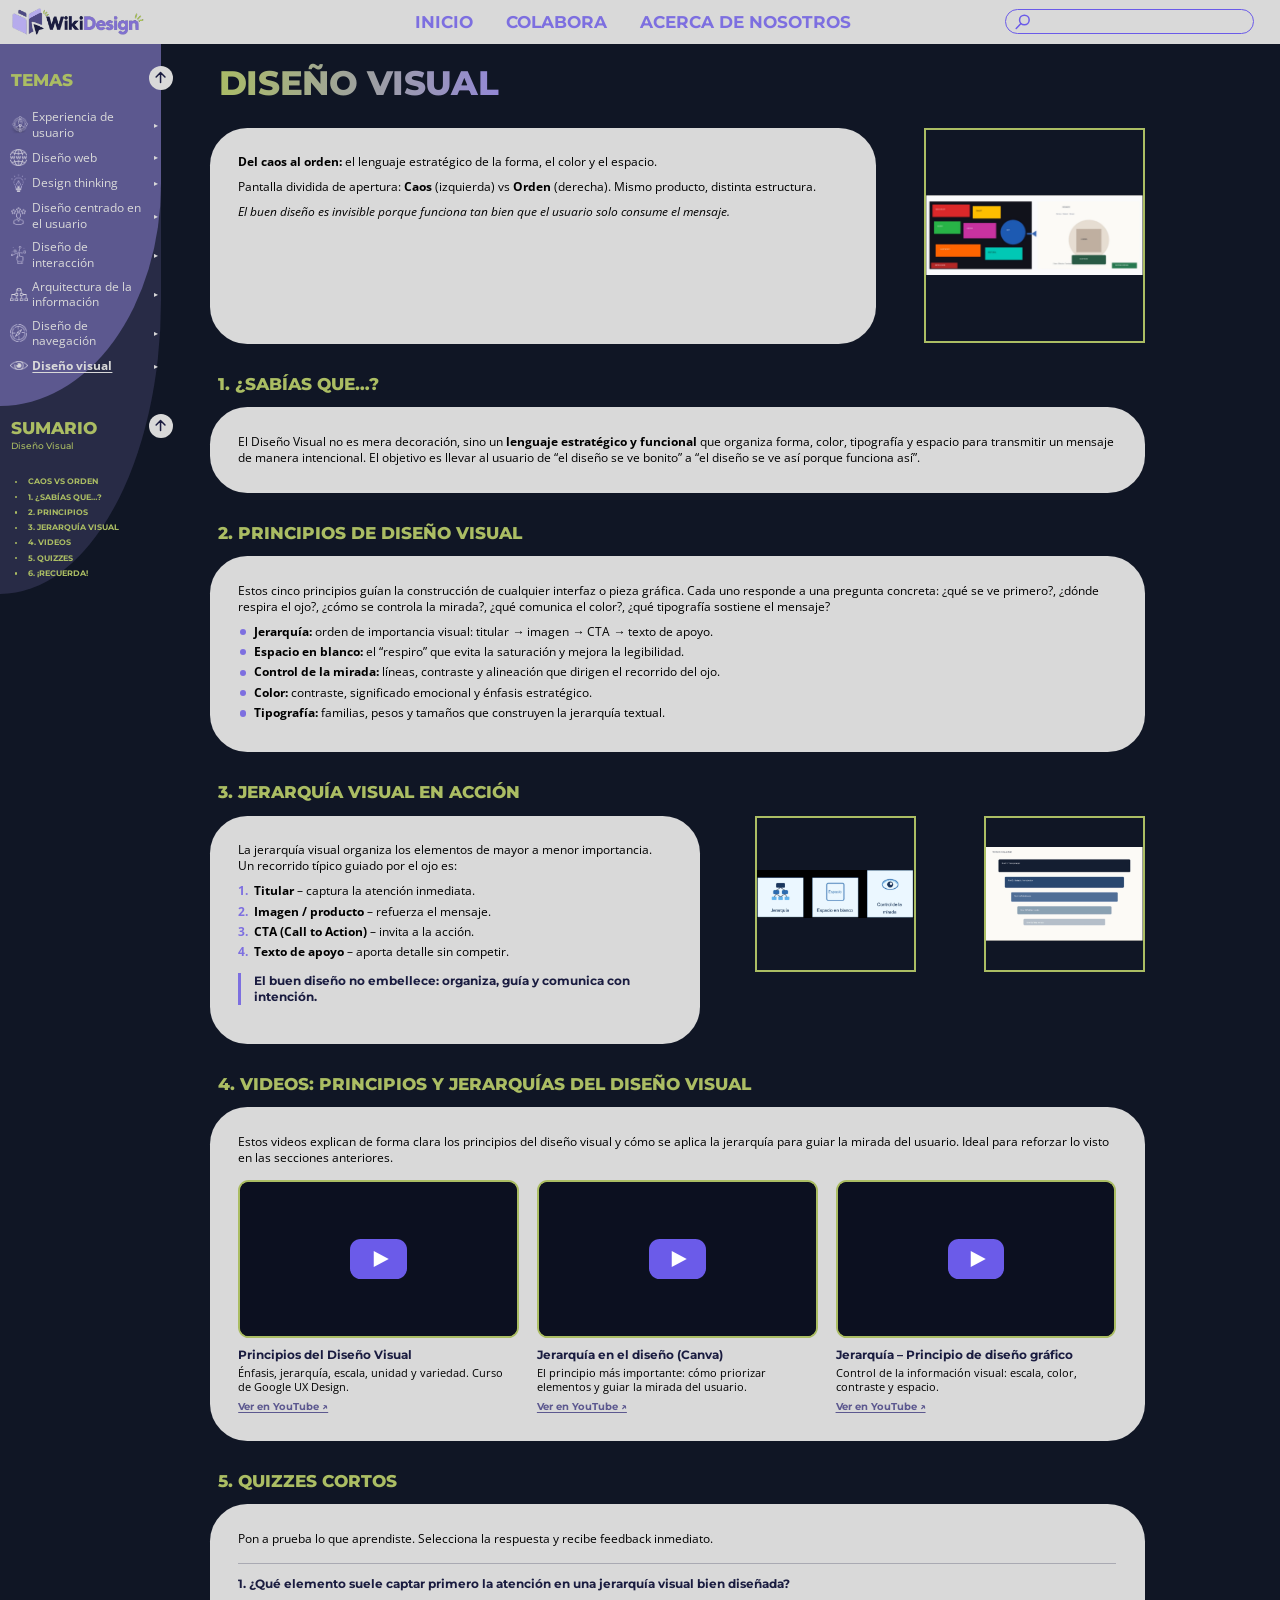
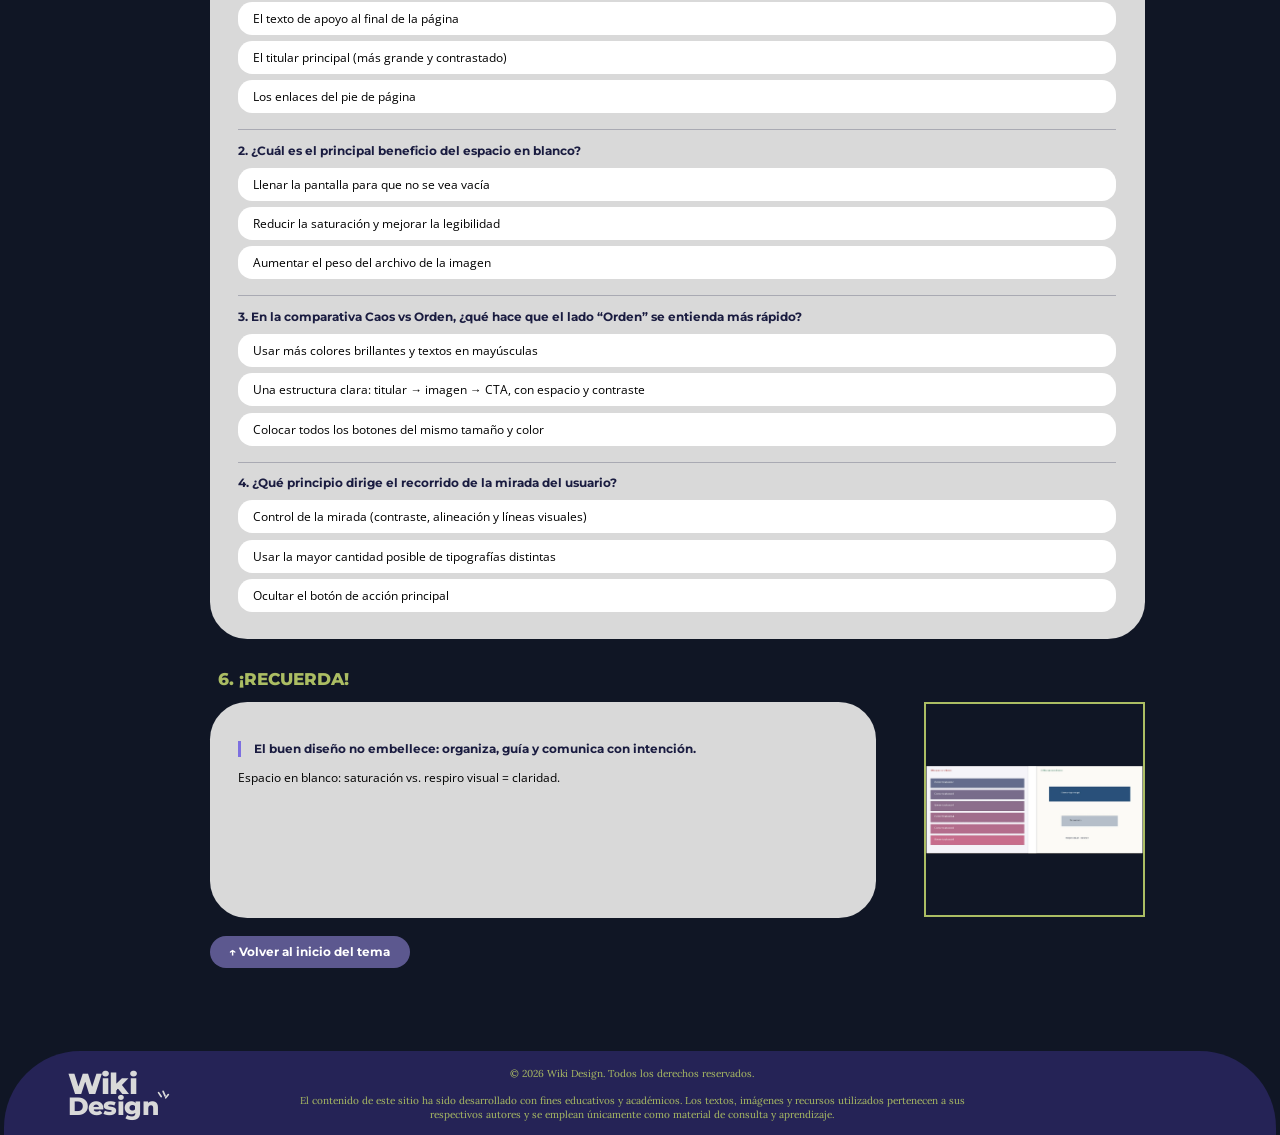
<file: index.html>
<!DOCTYPE html>
<html lang="es">
<head>
  <meta charset="UTF-8">
  <meta name="viewport" content="width=device-width, initial-scale=1.0">
  <meta name="referrer" content="strict-origin-when-cross-origin">
  <meta name="description" content="WikiDesign – Diseño Visual: del caos al orden. Principios de jerarquía, color, tipografía y espacio en blanco.">
  <title>Diseño Visual | WikiDesign</title>

  <link rel="preconnect" href="https://fonts.googleapis.com">
  <link rel="preconnect" href="https://fonts.gstatic.com" crossorigin>
  <link href="https://fonts.googleapis.com/css2?family=Lora:wght@400;500&family=Montserrat:wght@500;600;700;800&family=Open+Sans:wght@400;600;700&display=swap" rel="stylesheet">

  <link rel="stylesheet" href="css/styles.css">
</head>
<body id="inicio">

  <a class="skip-link" href="#contenido">Saltar al contenido</a>

  <header class="site-header">
    <a href="inicio.html" class="logo" aria-label="WikiDesign, ir al inicio">
      <img src="assets/img/logo-header.webp" alt="WikiDesign" class="logo-img" width="480" height="97">
    </a>

    <nav aria-label="Navegación principal">
      <ul class="main-nav">
        <li><a href="inicio.html">Inicio</a></li>
<li><a href="https://uvmwiki.dreamhosters.com/colabora/" target="_blank" rel="noopener noreferrer">Colabora</a></li>        <li><a href="acerca.html">Acerca de nosotros</a></li>
      </ul>
    </nav>

    <form class="search-box" role="search" onsubmit="return false">
      <svg xmlns="http://www.w3.org/2000/svg" viewBox="0 0 24 24" fill="none" stroke="currentColor" stroke-width="2" stroke-linecap="round" aria-hidden="true">
        <circle cx="14" cy="9.5" r="6.5"/><path d="M9.4 14.2 3 21"/>
      </svg>
      <input type="search" aria-label="Buscar en la wiki">
    </form>
  </header>

  <div class="page-wrapper">

    <aside class="sidebar" aria-label="Menú de temas">
      <div class="sidebar-section sidebar-temas">
        <div class="sidebar-title">
          <h2>Temas</h2>
          <button type="button" class="toggle" aria-label="Contraer temas" aria-expanded="true">
            <svg viewBox="0 0 24 24" fill="none" stroke="currentColor" stroke-width="2.4" stroke-linecap="round" stroke-linejoin="round" aria-hidden="true"><path d="M12 20V4M5 11l7-7 7 7"/></svg>
          </button>
        </div>
        <ul class="sidebar-nav">
          <li class="tema-item">
            <button type="button" class="tema-boton" aria-haspopup="true" aria-expanded="false">
              <img class="icono-tema" src="assets/icons/experiencia-usuario.png" alt=""><span>Experiencia de usuario</span>
            </button>
            <ul class="parejas">
              <li><a href="https://danabiu.github.io/wiki-experiencia-usuario/" target="_blank" rel="noopener">Pareja 33 · Daniel Valdez y María Fernanda Damián</a></li>
              <li><a href="https://uvmwiki.dreamhosters.com/eqp25/" target="_blank" rel="noopener">Pareja 25 · Ximena Rangel y José Ramos</a></li>
              <li><a href="https://jolly-moonbeam-e27fb1.netlify.app" target="_blank" rel="noopener">Pareja 1 · Edson Mendez y Adriana Salas</a></li>
              <li><a href="https://doniheeho.github.io/Wiki-UX/" target="_blank" rel="noopener">Pareja 9 · Donovan Frabritcio Gonzalez Carrasco y Cinnthya Valeria Gomez Guerrero</a></li>
              <li><a href="https://marcoantoniolunaj-debug.github.io/experiencia-usuario-ux/" target="_blank" rel="noopener">Pareja 17 · Jessica Leslie Loyo Camacho y Marco Antonio Luna Jiménez</a></li>
              <li><a href="https://aaron-isai.github.io/wikidesign/" target="_blank" rel="noopener">Pareja 20 · Aaron Isai Martinez Perez y Katerine Susana Mata Berardi</a></li>
            </ul>
          </li>
          <li class="tema-item">
            <button type="button" class="tema-boton" aria-haspopup="true" aria-expanded="false">
              <img class="icono-tema" src="assets/icons/diseno-web.png" alt=""><span>Diseño web</span>
            </button>
            <ul class="parejas">
              <li><a href="https://wikidigitaldigitaldesign.netlify.app" target="_blank" rel="noopener">Pareja 24 · Andrea Ogando y Jair Pérez (Diseño digital)</a></li>
              <li><a href="https://hcastillo2118-collab.github.io/hcastillo2118.github.io/" target="_blank" rel="noopener">Pareja 2 · Hugo Norberto Castillo Aguilar y Rodrigo Chávez Tostado</a></li>
              <li><a href="https://magical-dolphin-78c22a.netlify.app" target="_blank" rel="noopener">Pareja 10 · Alexa Liliana Garcia Zambrano y Paola Vega Velasco</a></li>
              <li><a href="https://leonardoradyfik-code.github.io/diseno-web-uvm/" target="_blank" rel="noopener">Equipo 18 · Paulina Maldonado Gutiérrez y Leonardo Magaña Limón</a></li>
            </ul>
          </li>
          <li class="tema-item">
            <button type="button" class="tema-boton" aria-haspopup="true" aria-expanded="false">
              <img class="icono-tema" src="assets/icons/design-thinking.png" alt=""><span>Design thinking</span>
            </button>
            <ul class="parejas">
              <li><a href="https://uvmwiki.dreamhosters.com/eqp27/" target="_blank" rel="noopener">Pareja 27 · Andrea Salas y Mónica Sánchez</a></li>
              <li><a href="https://blaskez.github.io/design-thinking/#" target="_blank" rel="noopener">Pareja 3 · Giovanna Cisneros Enriquez y Talia Fernández Blásquez</a></li>
              <li><a href="https://alanjosue904-art.github.io/design-thinking/" target="_blank" rel="noopener">Pareja 11 · Frida Guadalupe Gomez Jaimez y Alan Josue Gonzalez Hernández</a></li>
              <li><a href="https://martinezbcaro-code.github.io/wiki-design-thinking-uvm/" target="_blank" rel="noopener">Equipo 19 · Daniella Carolina Martínez Burgoa y Flor Paulina Mares García</a></li>
            </ul>
          </li>
          <li class="tema-item">
            <button type="button" class="tema-boton" aria-haspopup="true" aria-expanded="false">
              <img class="icono-tema" src="assets/icons/diseno-centrado-usuario.png" alt=""><span>Diseño centrado en el usuario</span>
            </button>
            <ul class="parejas">
              <li><a href="https://wikipareja28.github.io/A9_PAREJA28-/" target="_blank" rel="noopener">Pareja 28 · Estefanía Sánchez y Helios Serrato</a></li>
              <li><a href="https://isaiaslopezil89-wq.github.io/isaiaslopezil89/" target="_blank" rel="noopener">Pareja 4 · Raúl Isaias Dominguez Lopez y Dulce Andrea Escobar García</a></li>
              <li><a href="https://wikiuvm10.github.io/WikiDesign/" target="_blank" rel="noopener">Pareja 12 · Sharon Nicole Gonzalez Rubio y María Yaravith Gonzalez Enríquez</a></li>
            </ul>
          </li>
          <li class="tema-item">
            <button type="button" class="tema-boton" aria-haspopup="true" aria-expanded="false">
              <img class="icono-tema" src="assets/icons/diseno-interaccion.png" alt=""><span>Diseño de interacción</span>
            </button>
            <ul class="parejas">
              <li><a href="https://elizabethvzago.github.io/WikidesignMariayEli-dis-interaccion/" target="_blank" rel="noopener">Pareja 29 · María Velarde y Elizabeth Vázquez</a></li>
              <li><a href="https://kassy26-lab.github.io/Dise-o-de-interaccion-wikidesing/" target="_blank" rel="noopener">Pareja 13 · Kassandra Sbeydy Gónzalez Vega y María Gabrielle Gónzalez Sánchez</a></li>
              <li><a href="https://mana13132-glitch.github.io/equipo21/" target="_blank" rel="noopener">Pareja 21 · Mariana Mendoza Gutiérrez y Annette Jamilete Mendez Fernandez</a></li>
            </ul>
          </li>
          <li class="tema-item">
            <button type="button" class="tema-boton" aria-haspopup="true" aria-expanded="false">
              <img class="icono-tema" src="assets/icons/arquitectura-informacion.png" alt=""><span>Arquitectura de la información</span>
            </button>
            <ul class="parejas">
              <li><a href="https://uvmwiki.dreamhosters.com/eqp22/" target="_blank" rel="noopener">Pareja 22 · María Alejandra Mata Fuentes y Priscila Eleonor Roseyon Mosquera</a></li>
              <li><a href="https://uvmwiki.dreamhosters.com/eqp30/" target="_blank" rel="noopener">Pareja 30 · Rosalba Velarde y Olaf Viana</a></li>
              <li><a href="https://illustrious-quokka-0b0db5.netlify.app" target="_blank" rel="noopener">Pareja 14 · Margarita Monserrat Guerra Díaz y Miguel Salvador Hernández Del Valle</a></li>
              <li><a href="https://ayudawikiuvm.freehosting.dev/?utm_source=chatgpt.com" target="_blank" rel="noopener">Pareja 6 · Yesenia Galván Nuñez y Diego Armando Flores Guevara</a></li>
            </ul>
          </li>
          <li class="tema-item">
            <button type="button" class="tema-boton" aria-haspopup="true" aria-expanded="false">
              <img class="icono-tema" src="assets/icons/diseno-navegacion.png" alt=""><span>Diseño de navegación</span>
            </button>
            <ul class="parejas">
              <li><a href="https://uvmwiki.dreamhosters.com/eqp23/" target="_blank" rel="noopener">Pareja 23 · Eric Mora</a></li>
              <li><a href="https://uvmwiki.dreamhosters.com/eqp31/" target="_blank" rel="noopener">Pareja 31 · Ignacio Vizuet y Alejandro Wong</a></li>
              <li><a href="https://camaradabdn6.github.io/wiki_dise-o_navegacion_pareja15/#" target="_blank" rel="noopener">Pareja 15 · Alondra Ketzally Herrera Perez y Ricardo Herrera Siliceo</a></li>
              <li><a href="https://disenodenavegacion.infinityfree.io/?i=1" target="_blank" rel="noopener">Pareja 7 · Crystian Jannahi Garzon Peralta</a></li>
            </ul>
          </li>
          <li class="tema-item tema-activo">
            <button type="button" class="tema-boton" aria-haspopup="true" aria-expanded="false">
              <img class="icono-tema" src="assets/icons/diseno-visual.png" alt=""><span>Diseño visual</span>
            </button>
            <ul class="parejas">
              <li><a href="https://uvmwiki.dreamhosters.com/eqp32/" target="_blank" rel="noopener">Pareja 32 · Susana Velázquez y Daniela Rebollar</a></li>
              <li><a href="#inicio" aria-current="true">Pareja 16 · Juan C. Lobo García y Luis A. Ibarra Verde</a></li>
              <li><a href="https://dvp8.free.je" target="_blank" rel="noopener">Pareja 8 · Kelly Ariadne Gerardo Grajales y America Gaxiola Tinoco</a></li>
            </ul>
          </li>
        </ul>
      </div>

      <div class="sidebar-section sidebar-sumario">
        <div class="sidebar-title">
          <div>
            <h2>Sumario</h2>
            <p class="sidebar-sub">Diseño Visual</p>
          </div>
          <button type="button" class="toggle" aria-label="Contraer sumario" aria-expanded="true">
            <svg viewBox="0 0 24 24" fill="none" stroke="currentColor" stroke-width="2.4" stroke-linecap="round" stroke-linejoin="round" aria-hidden="true"><path d="M12 20V4M5 11l7-7 7 7"/></svg>
          </button>
        </div>
        <ul class="sumario-list">
          <li><a href="#apertura">Caos vs Orden</a></li>
          <li><a href="#sabias">1. ¿Sabías que…?</a></li>
          <li><a href="#principios">2. Principios</a></li>
          <li><a href="#jerarquia">3. Jerarquía visual</a></li>
          <li><a href="#recursos">4. Videos</a></li>
          <li><a href="#quizzes">5. Quizzes</a></li>
          <li><a href="#recuerda">6. ¡Recuerda!</a></li>
        </ul>
      </div>
    </aside>

    <main class="main-content" id="contenido" tabindex="-1">
      <h1 class="page-title">Diseño Visual</h1>

      <section id="apertura" class="topic" aria-label="Comparativa Caos versus Orden visual">
        <div class="row row--single">
          <div class="card">
            <p><strong>Del caos al orden:</strong> el lenguaje estratégico de la forma, el color y el espacio.</p>
            <p>Pantalla dividida de apertura: <strong>Caos</strong> (izquierda) vs <strong>Orden</strong> (derecha). Mismo producto, distinta estructura.</p>
            <p><em>El buen diseño es invisible porque funciona tan bien que el usuario solo consume el mensaje.</em></p>
          </div>
          <figure class="frame" tabindex="0" role="button" aria-label="Ampliar imagen">
            <img src="assets/img/hero-caos-orden.webp" width="1920" height="712" fetchpriority="high" decoding="async"
                 alt="Comparativa visual: a la izquierda un anuncio saturado con elementos desordenados (MEGA SALE, 70% OFF, HURRY, LIMITED, BUY, SHOP NOW, BEST DEAL); a la derecha un diseño limpio del producto LUMINA con jerarquía clara y botón SHOP NOW.">
          </figure>
        </div>
      </section>

      <section id="sabias" class="topic">
        <h2 class="sub-title">1. ¿Sabías que…?</h2>
        <div class="row row--full">
          <div class="card">
            <p>
              El Diseño Visual no es mera decoración, sino un <strong>lenguaje estratégico y funcional</strong>
              que organiza forma, color, tipografía y espacio para transmitir un mensaje de manera intencional.
              El objetivo es llevar al usuario de “el diseño se ve bonito” a “el diseño se ve así porque funciona así”.
            </p>
          </div>
        </div>
      </section>

      <section id="principios" class="topic">
        <h2 class="sub-title">2. Principios de Diseño Visual</h2>
        <div class="row row--full">
          <div class="card">
            <p>
              Estos cinco principios guían la construcción de cualquier interfaz o pieza gráfica.
              Cada uno responde a una pregunta concreta: ¿qué se ve primero?, ¿dónde respira el ojo?,
              ¿cómo se controla la mirada?, ¿qué comunica el color?, ¿qué tipografía sostiene el mensaje?
            </p>
            <ul class="principles">
              <li><strong>Jerarquía:</strong> orden de importancia visual: titular → imagen → CTA → texto de apoyo.</li>
              <li><strong>Espacio en blanco:</strong> el “respiro” que evita la saturación y mejora la legibilidad.</li>
              <li><strong>Control de la mirada:</strong> líneas, contraste y alineación que dirigen el recorrido del ojo.</li>
              <li><strong>Color:</strong> contraste, significado emocional y énfasis estratégico.</li>
              <li><strong>Tipografía:</strong> familias, pesos y tamaños que construyen la jerarquía textual.</li>
            </ul>
          </div>
        </div>
      </section>

      <section id="jerarquia" class="topic">
        <h2 class="sub-title">3. Jerarquía Visual en Acción</h2>
        <div class="row row--double">
          <div class="card">
            <p>
              La jerarquía visual organiza los elementos de mayor a menor importancia.
              Un recorrido típico guiado por el ojo es:
            </p>
            <ol class="steps">
              <li><strong>Titular</strong> – captura la atención inmediata.</li>
              <li><strong>Imagen / producto</strong> – refuerza el mensaje.</li>
              <li><strong>CTA (Call to Action)</strong> – invita a la acción.</li>
              <li><strong>Texto de apoyo</strong> – aporta detalle sin competir.</li>
            </ol>
            <p class="quote">El buen diseño no embellece: organiza, guía y comunica con intención.</p>
          </div>
          <figure class="frame" tabindex="0" role="button" aria-label="Ampliar imagen">
            <img src="assets/img/principios-iconos.webp" width="1920" height="591" loading="lazy" decoding="async"
                 alt="Tres iconos de principios: Jerarquía (árbol de nodos), Espacio en blanco (marco con etiqueta Espacio) y Control de la mirada (ojo).">
          </figure>
          <figure class="frame" tabindex="0" role="button" aria-label="Ampliar imagen">
            <img src="assets/img/niveles-jerarquia.webp" width="1920" height="1156" loading="lazy" decoding="async"
                 alt="Niveles de jerarquía visual: Nivel 1 Titular principal, Nivel 2 Subtítulo/mensaje clave, Nivel 3 Texto de apoyo, Nivel 4 Detalles / enlaces, Nivel 5 Notas menores.">
          </figure>
        </div>
      </section>

      <section id="recursos" class="topic">
        <h2 class="sub-title">4. Videos: Principios y Jerarquías del Diseño Visual</h2>
        <div class="row row--full">
          <div class="card">
            <p>
              Estos videos explican de forma clara los principios del diseño visual y cómo se aplica la jerarquía
              para guiar la mirada del usuario. Ideal para reforzar lo visto en las secciones anteriores.
            </p>
            <div class="video-grid">
              <div class="video-card">
                <div class="video-embed" data-video="yNDgFK2Jj1E" data-title="Principios del Diseño Visual (Google UX)">
                  <button type="button" class="video-play" aria-label="Reproducir video: Principios del Diseño Visual (Google UX)">
                    <img src="https://i.ytimg.com/vi/yNDgFK2Jj1E/hqdefault.jpg" alt="" width="480" height="360" loading="lazy" decoding="async" onerror="this.remove()">
                    <span class="play-icon" aria-hidden="true"></span>
                  </button>
                </div>
                <h3>Principios del Diseño Visual</h3>
                <p>Énfasis, jerarquía, escala, unidad y variedad. Curso de Google UX Design.</p>
                <a class="video-link" href="https://www.youtube.com/watch?v=yNDgFK2Jj1E" target="_blank" rel="noopener noreferrer">Ver en YouTube ↗</a>
              </div>
              <div class="video-card">
                <div class="video-embed" data-video="0O7wh92y32Y" data-title="Jerarquía en el diseño (Canva)">
                  <button type="button" class="video-play" aria-label="Reproducir video: Jerarquía en el diseño (Canva)">
                    <img src="https://i.ytimg.com/vi/0O7wh92y32Y/hqdefault.jpg" alt="" width="480" height="360" loading="lazy" decoding="async" onerror="this.remove()">
                    <span class="play-icon" aria-hidden="true"></span>
                  </button>
                </div>
                <h3>Jerarquía en el diseño (Canva)</h3>
                <p>El principio más importante: cómo priorizar elementos y guiar la mirada del usuario.</p>
                <a class="video-link" href="https://www.youtube.com/watch?v=0O7wh92y32Y" target="_blank" rel="noopener noreferrer">Ver en YouTube ↗</a>
              </div>
              <div class="video-card">
                <div class="video-embed" data-video="RlTZ98UXldw" data-title="Jerarquía – Principio de diseño gráfico">
                  <button type="button" class="video-play" aria-label="Reproducir video: Jerarquía – Principio de diseño gráfico">
                    <img src="https://i.ytimg.com/vi/RlTZ98UXldw/hqdefault.jpg" alt="" width="480" height="360" loading="lazy" decoding="async" onerror="this.remove()">
                    <span class="play-icon" aria-hidden="true"></span>
                  </button>
                </div>
                <h3>Jerarquía – Principio de diseño gráfico</h3>
                <p>Control de la información visual: escala, color, contraste y espacio.</p>
                <a class="video-link" href="https://www.youtube.com/watch?v=RlTZ98UXldw" target="_blank" rel="noopener noreferrer">Ver en YouTube ↗</a>
              </div>
            </div>
          </div>
        </div>
      </section>

      <section id="quizzes" class="topic">
        <h2 class="sub-title">5. Quizzes Cortos</h2>
        <div class="row row--full">
          <div class="card">
            <p>Pon a prueba lo que aprendiste. Selecciona la respuesta y recibe feedback inmediato.</p>

            <div class="quiz" data-quiz="1">
              <h3 class="quiz-question">1. ¿Qué elemento suele captar primero la atención en una jerarquía visual bien diseñada?</h3>
              <div class="quiz-options">
                <button type="button" class="quiz-opt" data-correct="false">El texto de apoyo al final de la página</button>
                <button type="button" class="quiz-opt" data-correct="true">El titular principal (más grande y contrastado)</button>
                <button type="button" class="quiz-opt" data-correct="false">Los enlaces del pie de página</button>
              </div>
              <p class="quiz-feedback" hidden></p>
            </div>

            <div class="quiz" data-quiz="2">
              <h3 class="quiz-question">2. ¿Cuál es el principal beneficio del espacio en blanco?</h3>
              <div class="quiz-options">
                <button type="button" class="quiz-opt" data-correct="false">Llenar la pantalla para que no se vea vacía</button>
                <button type="button" class="quiz-opt" data-correct="true">Reducir la saturación y mejorar la legibilidad</button>
                <button type="button" class="quiz-opt" data-correct="false">Aumentar el peso del archivo de la imagen</button>
              </div>
              <p class="quiz-feedback" hidden></p>
            </div>

            <div class="quiz" data-quiz="3">
              <h3 class="quiz-question">3. En la comparativa Caos vs Orden, ¿qué hace que el lado “Orden” se entienda más rápido?</h3>
              <div class="quiz-options">
                <button type="button" class="quiz-opt" data-correct="false">Usar más colores brillantes y textos en mayúsculas</button>
                <button type="button" class="quiz-opt" data-correct="true">Una estructura clara: titular → imagen → CTA, con espacio y contraste</button>
                <button type="button" class="quiz-opt" data-correct="false">Colocar todos los botones del mismo tamaño y color</button>
              </div>
              <p class="quiz-feedback" hidden></p>
            </div>

            <div class="quiz" data-quiz="4">
              <h3 class="quiz-question">4. ¿Qué principio dirige el recorrido de la mirada del usuario?</h3>
              <div class="quiz-options">
                <button type="button" class="quiz-opt" data-correct="true">Control de la mirada (contraste, alineación y líneas visuales)</button>
                <button type="button" class="quiz-opt" data-correct="false">Usar la mayor cantidad posible de tipografías distintas</button>
                <button type="button" class="quiz-opt" data-correct="false">Ocultar el botón de acción principal</button>
              </div>
              <p class="quiz-feedback" hidden></p>
            </div>

            <div class="quiz-summary" hidden>
              <p class="quiz-score" role="status"></p>
              <button type="button" class="btn-cta btn-reset">Reiniciar quizzes</button>
            </div>
          </div>
        </div>
      </section>

      <section id="recuerda" class="topic">
        <h2 class="sub-title">6. ¡Recuerda!</h2>
        <div class="row row--single">
          <div class="card">
            <p class="quote">El buen diseño no embellece: organiza, guía y comunica con intención.</p>
            <p>Espacio en blanco: saturación vs. respiro visual = claridad.</p>
          </div>
          <figure class="frame" tabindex="0" role="button" aria-label="Ampliar imagen">
            <img src="assets/img/espacio-blanco.webp" width="1920" height="781" loading="lazy" decoding="async"
                 alt="Comparativa de espacio en blanco: a la izquierda saturación con muchos elementos apilados; a la derecha respiro visual con elemento principal, secundario y claridad.">
          </figure>
        </div>
        <div class="topic-end">
          <a href="#inicio" class="btn-cta">↑ Volver al inicio del tema</a>
        </div>
      </section>
    </main>
  </div>

  <footer class="site-footer">
    <div class="footer-inner">
      <div class="footer-logo" aria-label="Wiki Design">
        <span>Wiki</span><span>Design</span>
        <svg viewBox="0 0 30 30" aria-hidden="true"><g stroke="#D9D9D9" stroke-width="2.6" stroke-linecap="round"><path d="M7 4l4 6"/><path d="M14 2l3 7"/><path d="M22 7l-4 5"/></g></svg>
      </div>
      <div class="footer-text">
        <p>© 2026 Wiki Design. Todos los derechos reservados.</p>
        <p>El contenido de este sitio ha sido desarrollado con fines educativos y académicos. Los textos, imágenes y recursos utilizados pertenecen a sus respectivos autores y se emplean únicamente como material de consulta y aprendizaje.</p>
      </div>
    </div>
  </footer>

  <a href="#inicio" class="to-top" aria-label="Volver arriba" hidden>
    <svg viewBox="0 0 24 24" fill="none" stroke="currentColor" stroke-width="2.4" stroke-linecap="round" stroke-linejoin="round" aria-hidden="true"><path d="M12 20V4M5 11l7-7 7 7"/></svg>
  </a>

  <script src="js/main.js"></script>
</body>
</html>
</file>
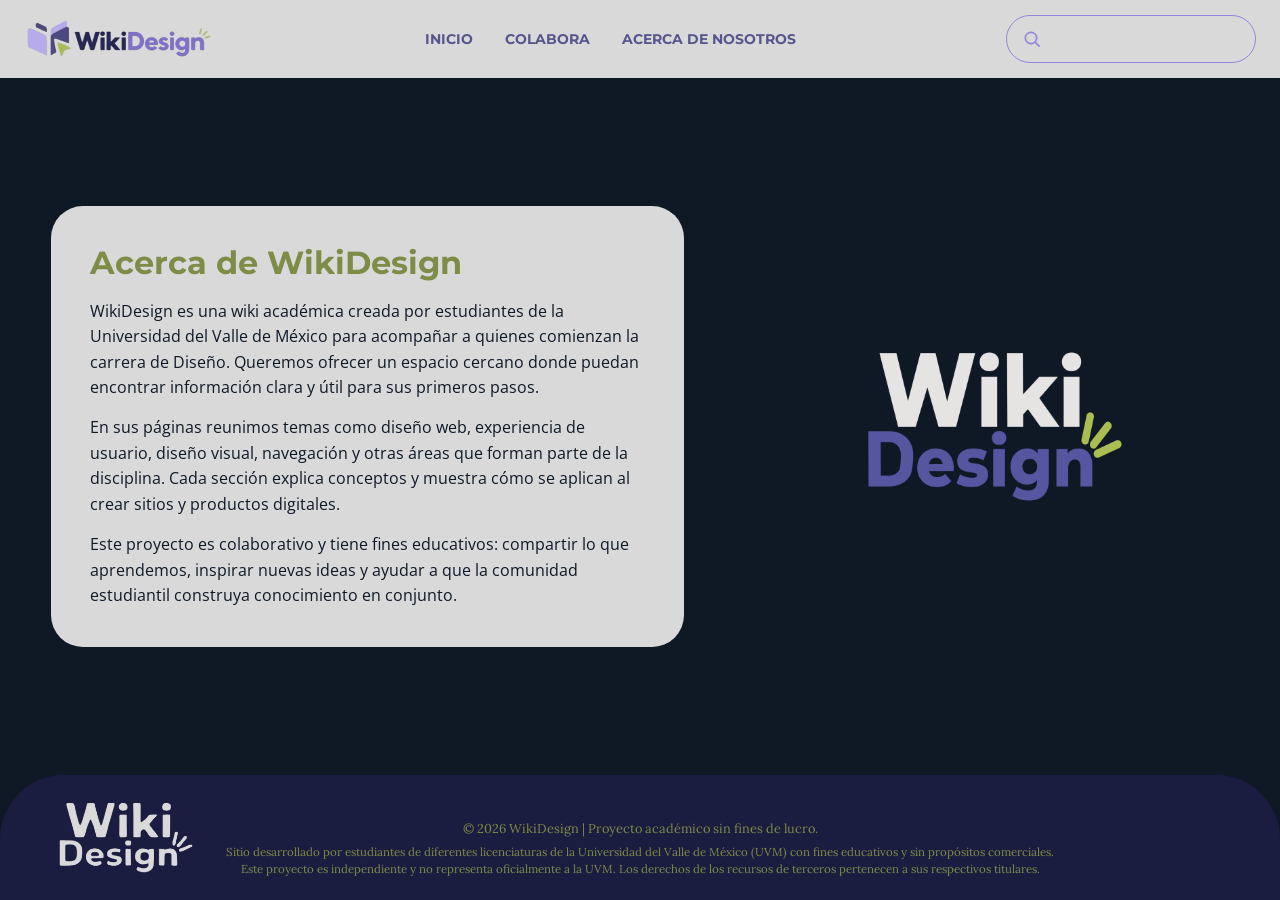
<file: acerca.html>
<!doctype html>
<html lang="es">
<head>
  <meta charset="utf-8">
  <meta name="viewport" content="width=device-width, initial-scale=1">
  <meta name="description" content="Conoce WikiDesign, una wiki académica creada por estudiantes de la UVM para acompañar a quienes comienzan la carrera de Diseño.">
  <title>Acerca de nosotros | WikiDesign</title>
  <link rel="preconnect" href="https://fonts.googleapis.com">
  <link rel="preconnect" href="https://fonts.gstatic.com" crossorigin>
  <link href="https://fonts.googleapis.com/css2?family=Open+Sans:wght@400;600;700&display=swap" rel="stylesheet">
  <link rel="stylesheet" href="css/estilos.css">
</head>
<body class="pagina-acerca">
<header class="barra-superior">
  <a class="marca" href="inicio.html" aria-label="WikiDesign, ir al inicio">
    <img src="assets/logo-principal.png" alt="WikiDesign">
  </a>

  <nav aria-label="Navegación principal">
    <a href="inicio.html">Inicio</a>
    <a href="#">Colabora</a>
    <a href="acerca.html" aria-current="page">Acerca de nosotros</a>
  </nav>

  <form class="buscador" role="search" action="#">
    <label for="buscar">Buscar en la wiki</label>
    <button type="submit" aria-label="Buscar">
      <svg viewBox="0 0 24 24" aria-hidden="true">
        <circle cx="10.8" cy="10.8" r="6.8"></circle>
        <path d="m16 16 4.5 4.5"></path>
      </svg>
    </button>
    <input type="search" id="buscar" aria-label="Buscar">
  </form>
</header>

<main class="contenido contenido-acerca">
  <section class="acerca-layout" aria-labelledby="titulo-acerca">
    <div class="acerca-texto">
      <h1 id="titulo-acerca">Acerca de WikiDesign</h1>
      <p>WikiDesign es una wiki académica creada por estudiantes de la Universidad del Valle de México para acompañar a quienes comienzan la carrera de Diseño. Queremos ofrecer un espacio cercano donde puedan encontrar información clara y útil para sus primeros pasos.</p>
      <p>En sus páginas reunimos temas como diseño web, experiencia de usuario, diseño visual, navegación y otras áreas que forman parte de la disciplina. Cada sección explica conceptos y muestra cómo se aplican al crear sitios y productos digitales.</p>
      <p>Este proyecto es colaborativo y tiene fines educativos: compartir lo que aprendemos, inspirar nuevas ideas y ayudar a que la comunidad estudiantil construya conocimiento en conjunto.</p>
    </div>
    <img class="acerca-logo" src="assets/logo-bienvenida.png" alt="Logotipo de WikiDesign en colores">
  </section>
</main>

<footer class="site-footer">
  <a class="logo-pie" href="inicio.html" aria-label="Volver al inicio de WikiDesign">
    <img src="assets/logo-legal.png" alt="WikiDesign">
  </a>
  <div class="footer-copy">
    <p class="copyright">© 2026 WikiDesign | Proyecto académico sin fines de lucro.</p>
    <p>Sitio desarrollado por estudiantes de diferentes licenciaturas de la Universidad del Valle de México (UVM) con fines educativos y sin propósitos comerciales. Este proyecto es independiente y no representa oficialmente a la UVM. Los derechos de los recursos de terceros pertenecen a sus respectivos titulares.</p>
  </div>
</footer>
</body>
</html>
</file>
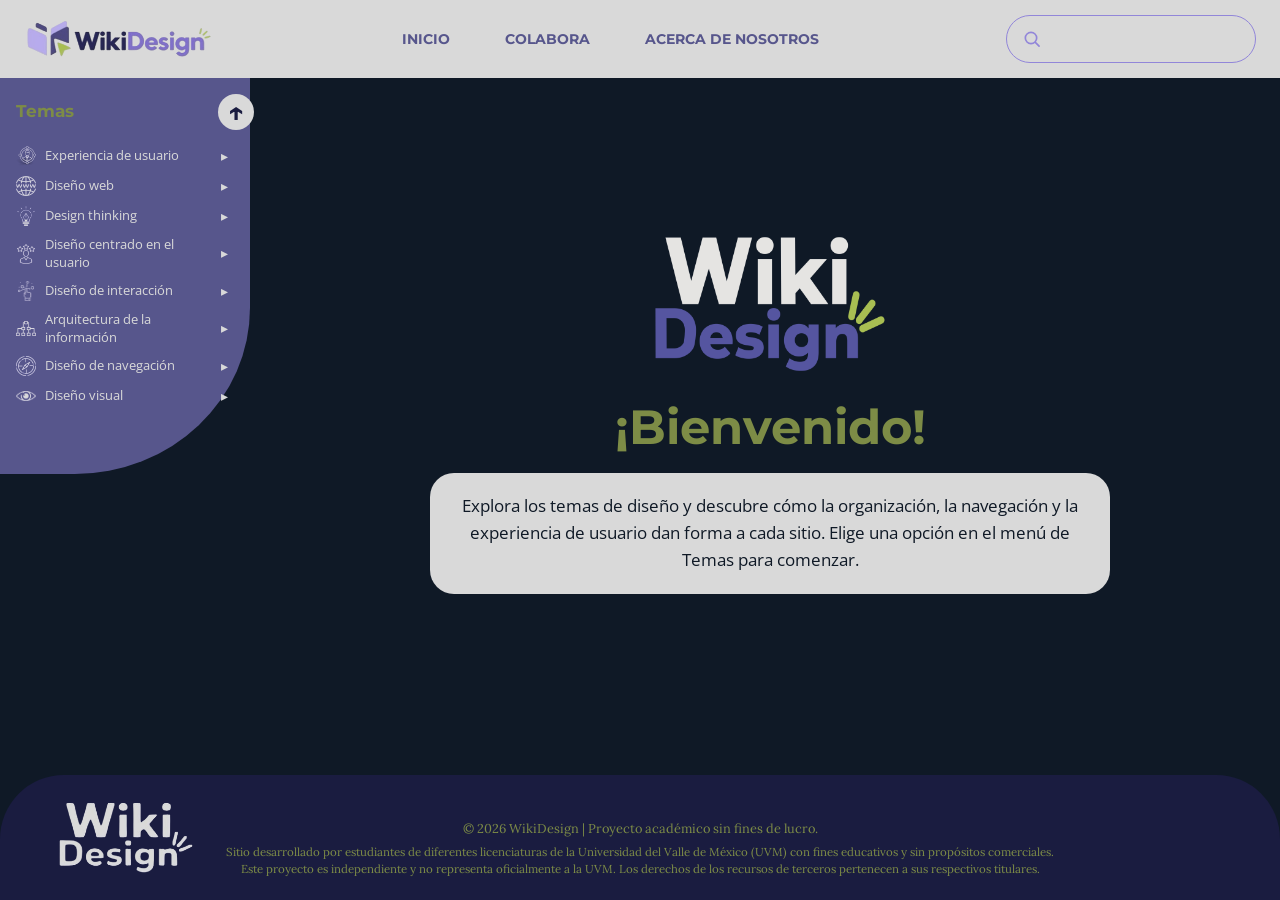
<file: inicio.html>
<!doctype html>
<html lang="es">
<head>
  <meta charset="utf-8">
  <meta name="viewport" content="width=device-width, initial-scale=1">
  <meta name="description" content="Inicio de WikiDesign: explora temas de diseño y experiencia de usuario.">
  <title>Inicio | WikiDesign</title>
  <link rel="preconnect" href="https://fonts.googleapis.com">
  <link rel="preconnect" href="https://fonts.gstatic.com" crossorigin>
  <link href="https://fonts.googleapis.com/css2?family=Open+Sans:wght@400;600;700&display=swap" rel="stylesheet">
  <link rel="stylesheet" href="css/estilos.css">
</head>
<body class="pagina-inicio">
<header class="barra-superior">
  <a class="marca" href="#inicio" aria-label="WikiDesign, ir al inicio">
    <img src="assets/logo-principal.png" alt="WikiDesign">
  </a>

  <nav aria-label="Navegación principal">
    <a href="#inicio" aria-current="page">Inicio</a>
<li><a href="https://uvmwiki.dreamhosters.com/colabora/" target="_blank" rel="noopener noreferrer">Colabora</a></li>        <li><a href="acerca.html">Acerca de nosotros</a></li>
  </nav>

  <form class="buscador" role="search" action="#">
    <label for="buscar">Buscar en la wiki</label>
    <button type="submit" aria-label="Buscar">
      <svg viewBox="0 0 24 24" aria-hidden="true">
        <circle cx="10.8" cy="10.8" r="6.8"></circle>
        <path d="m16 16 4.5 4.5"></path>
      </svg>
    </button>
    <input type="search" id="buscar" aria-label="Buscar">
  </form>
</header>

<aside class="sidebar" aria-label="Menú de temas">
  <details class="panel-menu temas" open="">
    <summary>Temas</summary>
    <nav aria-label="Temas">
      <ul>
        <li class="tema-item">
          <button type="button" class="tema-boton" aria-haspopup="true" aria-expanded="false">
            <img class="icono-tema" src="assets/icons/experiencia-usuario.png" alt="">
            <span>Experiencia de usuario</span>
          </button>
          <ul class="parejas">
            <li><a href="https://danabiu.github.io/wiki-experiencia-usuario/" target="_blank" rel="noopener">Pareja 33 · Daniel Valdez y María Fernanda Damián</a></li>
            <li><a href="https://uvmwiki.dreamhosters.com/eqp25/" target="_blank" rel="noopener">Pareja 25 · Ximena Rangel y José Ramos</a></li>
            <li><a href="https://jolly-moonbeam-e27fb1.netlify.app" target="_blank" rel="noopener">Pareja 1 · Edson Mendez y Adriana Salas</a></li>
            <li><a href="https://doniheeho.github.io/Wiki-UX/" target="_blank" rel="noopener">Pareja 9 · Donovan Frabritcio Gonzalez Carrasco y Cinnthya Valeria Gomez Guerrero</a></li>
            <li><a href="https://marcoantoniolunaj-debug.github.io/experiencia-usuario-ux/" target="_blank" rel="noopener">Pareja 17 · Jessica Leslie Loyo Camacho y Marco Antonio Luna Jiménez</a></li>
            <li><a href="https://aaron-isai.github.io/wikidesign/" target="_blank" rel="noopener">Pareja 20 · Aaron Isai Martinez Perez y Katerine Susana Mata Berardi</a></li>
          </ul>
        </li>
        <li class="tema-item">
          <button type="button" class="tema-boton" aria-haspopup="true" aria-expanded="false">
            <img class="icono-tema" src="assets/icons/diseno-web.png" alt="">
            <span>Diseño web</span>
          </button>
          <ul class="parejas">
            <li><a href="https://wikidigitaldigitaldesign.netlify.app" target="_blank" rel="noopener">Pareja 24 · Andrea Ogando y Jair Pérez (Diseño digital)</a></li>
            <li><a href="https://hcastillo2118-collab.github.io/hcastillo2118.github.io/" target="_blank" rel="noopener">Pareja 2 · Hugo Norberto Castillo Aguilar y Rodrigo Chávez Tostado</a></li>
            <li><a href="#" target="_blank" rel="noopener">Pareja 10 · Alexa Liliana Garcia Zambrano y Paola Vega Velasco</a></li>
            <li><a href="https://leonardoradyfik-code.github.io/diseno-web-uvm/" target="_blank" rel="noopener">Equipo 18 · Paulina Maldonado Gutiérrez y Leonardo Magaña Limón</a></li>
          </ul>
        </li>
        <li class="tema-item">
          <button type="button" class="tema-boton" aria-haspopup="true" aria-expanded="false">
            <img class="icono-tema" src="assets/icons/design-thinking.png" alt="">
            <span>Design thinking</span>
          </button>
          <ul class="parejas">
            <li><a href="https://uvmwiki.dreamhosters.com/eqp27/" target="_blank" rel="noopener">Pareja 27 · Andrea Salas y Mónica Sánchez</a></li>
            <li><a href="https://blaskez.github.io/design-thinking/#" target="_blank" rel="noopener">Pareja 3 · Giovanna Cisneros Enriquez y Talia Fernández Blásquez</a></li>
            <li><a href="https://alanjosue904-art.github.io/design-thinking/" target="_blank" rel="noopener">Pareja 11 · Frida Guadalupe Gomez Jaimez y Alan Josue Gonzalez Hernández</a></li>
            <li><a href="https://martinezbcaro-code.github.io/wiki-design-thinking-uvm/" target="_blank" rel="noopener">Equipo 19 · Daniella Carolina Martínez Burgoa y Flor Paulina Mares García</a></li>
          </ul>
        </li>
        <li class="tema-item">
          <button type="button" class="tema-boton" aria-haspopup="true" aria-expanded="false">
            <img class="icono-tema" src="assets/icons/diseno-centrado-usuario.png" alt="">
            <span>Diseño centrado en el usuario</span>
          </button>
          <ul class="parejas">
            <li><a href="https://wikipareja28.github.io/A9_PAREJA28-/" target="_blank" rel="noopener">Pareja 28 · Estefanía Sánchez y Helios Serrato</a></li>
            <li><a href="https://isaiaslopezil89-wq.github.io/isaiaslopezil89/" target="_blank" rel="noopener">Pareja 4 · Raúl Isaias Dominguez Lopez y Dulce Andrea Escobar García</a></li>
            <li><a href="https://wikiuvm10.github.io/WikiDesign/" target="_blank" rel="noopener">Pareja 12 · Sharon Nicole Gonzalez Rubio y María Yaravith Gonzalez Enríquez</a></li>
          </ul>
        </li>
        <li class="tema-item">
          <button type="button" class="tema-boton" aria-haspopup="true" aria-expanded="false">
            <img class="icono-tema" src="assets/icons/diseno-interaccion.png" alt="">
            <span>Diseño de interacción</span>
          </button>
          <ul class="parejas">
            <li><a href="https://elizabethvzago.github.io/WikidesignMariayEli-dis-interaccion/" target="_blank" rel="noopener">Pareja 29 · María Velarde y Elizabeth Vázquez</a></li>
            <li><a href="https://kassy26-lab.github.io/Dise-o-de-interaccion-wikidesing/" target="_blank" rel="noopener">Pareja 13 · Kassandra Sbeydy Gónzalez Vega y María Gabrielle Gónzalez Sánchez</a></li>
            <li><a href="https://mana13132-glitch.github.io/equipo21/" target="_blank" rel="noopener">Pareja 21 · Mariana Mendoza Gutiérrez y Annette Jamilete Mendez Fernandez</a></li>
          </ul>
        </li>
        <li class="tema-item">
          <button type="button" class="tema-boton" aria-haspopup="true" aria-expanded="false">
            <img class="icono-tema" src="assets/icons/arquitectura-informacion.png" alt="">
            <span>Arquitectura de la información</span>
          </button>
          <ul class="parejas">
            <li><a href="https://uvmwiki.dreamhosters.com/eqp22/" target="_blank" rel="noopener">Pareja 22 · María Alejandra Mata Fuentes y Priscila Eleonor Roseyon Mosquera</a></li>
            <li><a href="https://uvmwiki.dreamhosters.com/eqp30/" target="_blank" rel="noopener">Pareja 30 · Rosalba Velarde y Olaf Viana</a></li>
            <li><a href="https://illustrious-quokka-0b0db5.netlify.app" target="_blank" rel="noopener">Pareja 14 · Margarita Monserrat Guerra Díaz y Miguel Salvador Hernández Del Valle</a></li>
            <li><a href="https://ayudawikiuvm.freehosting.dev/?utm_source=chatgpt.com" target="_blank" rel="noopener">Pareja 6 · Yesenia Galván Nuñez y Diego Armando Flores Guevara</a></li>
          </ul>
        </li>
        <li class="tema-item">
          <button type="button" class="tema-boton" aria-haspopup="true" aria-expanded="false">
            <img class="icono-tema" src="assets/icons/diseno-navegacion.png" alt="">
            <span>Diseño de navegación</span>
          </button>
          <ul class="parejas">
            <li><a href="https://uvmwiki.dreamhosters.com/eqp23/" target="_blank" rel="noopener">Pareja 23 · Eric Mora</a></li>
            <li><a href="https://camaradabdn6.github.io/wiki_dise-o_navegacion_pareja15/#" target="_blank" rel="noopener">Pareja 15 · Alondra Ketzally Herrera Perez y Ricardo Herrera Siliceo</a></li>
            <li><a href="https://uvmwiki.dreamhosters.com/eqp31/" target="_blank" rel="noopener">Pareja 31 · Ignacio Vizuet y Alejandro Wong</a></li>
            <li><a href="https://disenodenavegacion.infinityfree.io/?i=1" target="_blank" rel="noopener">Pareja 7 · Crystian Jannahi Garzon Peralta</a></li>
          </ul>
        </li>
        <li class="tema-item">
          <button type="button" class="tema-boton" aria-haspopup="true" aria-expanded="false">
            <img class="icono-tema" src="assets/icons/diseno-visual.png" alt="">
            <span>Diseño visual</span>
          </button>
          <ul class="parejas">
            <li><a href="https://uvmwiki.dreamhosters.com/eqp32/" target="_blank" rel="noopener">Pareja 32 · Susana Velázquez y Daniela Rebollar</a></li>
            <li><a href="https://a940058038-collab.github.io/wikidesign-diseno-visual/" target="_blank" rel="noopener">Pareja 16 · Juan C. Lobo García y Luis A. Ibarra Verde</a></li>
			<li><a href="https://dvp8.free.je" target="_blank" rel="noopener">Pareja 8 · Kelly Ariadne Gerardo Grajales y America Gaxiola Tinoco</a></li>
          </ul>
        </li>
      </ul>
    </nav>
  </details>
</aside>

<main id="inicio" class="contenido inicio-wiki">
  <section class="bienvenida-inicio" aria-labelledby="titulo-bienvenida">
    <img src="assets/logo-bienvenida.png" alt="WikiDesign">
    <h1 id="titulo-bienvenida">¡Bienvenido!</h1>
    <p>Explora los temas de diseño y descubre cómo la organización, la navegación y la experiencia de usuario dan forma a cada sitio. Elige una opción en el menú de Temas para comenzar.</p>
  </section>
</main>

<footer class="site-footer">
	<a class="logo-pie" href="#inicio" aria-label="Volver al inicio de WikiDesign">
  <img src="assets/logo-legal.png" alt="WikiDesign">
</a>
  <div class="footer-copy">
    <p class="copyright">© 2026 WikiDesign | Proyecto académico sin fines de lucro.</p>
    <p>Sitio desarrollado por estudiantes de diferentes licenciaturas de la Universidad del Valle de México (UVM) con fines educativos y sin propósitos comerciales. Este proyecto es independiente y no representa oficialmente a la UVM. Los derechos de los recursos de terceros pertenecen a sus respectivos titulares.</p>
  </div>
</footer>
	<script src="js/menu-temas.js"></script>
</body>
</html>
</file>
<file: css/styles.css>
:root {
  --bg:          #101625;  --header-bg:   #D9D9D9;  --card-bg:     #D9D9D9;
  --purple:      #5C588F;  --navy-mid:    #282B46;  --footer-bg:   #252356;  --olive:       #ABBD63;  --lilac:       #9286D9;  --nav:         #7D6FE0;  --search:      #6B5BE9;  --ink:         #000000;
  --navy-ink:    #1A1C40;

  --font-display: 'Montserrat', 'Poppins', 'Segoe UI', sans-serif;
  --font-body:    'Open Sans', 'Segoe UI', Arial, sans-serif;
  --font-footer:  'Lora', Georgia, serif;
}

*, *::before, *::after { box-sizing: border-box; margin: 0; padding: 0; }

html {
  font-size: clamp(7px, calc(100vw / 144), 13.5px);  scroll-behavior: smooth;
}

body {
  font-family: var(--font-body);
  background: var(--bg);
  color: var(--ink);
  min-height: 100vh;
  display: flex;
  flex-direction: column;
}

img { max-width: 100%; display: block; }
a { color: inherit; text-decoration: none; }
ul, ol { list-style: none; }
button { font: inherit; cursor: pointer; border: 0; background: none; }

.site-header {
  background: var(--header-bg);
  height: 4.9rem;
  display: grid;
  grid-template-columns: 1fr auto 1fr;
  align-items: center;
  padding: 0 2.9rem 0 1.4rem;
  position: sticky;
  top: 0;
  z-index: 20;
}
.logo-img { height: 3rem; width: auto; }

.main-nav { display: flex; gap: 3.7rem; }
.main-nav a {
  font-family: var(--font-display);
  font-weight: 700;
  font-size: 1.95rem;
  text-transform: uppercase;
  color: var(--nav);
  transition: color .2s;
  white-space: nowrap;
}
.main-nav a:hover { color: var(--navy-ink); }

.search-box {
  justify-self: end;
  width: 28rem;
  height: 2.8rem;
  border: .2rem solid var(--search);
  border-radius: 1.4rem;
  display: flex;
  align-items: center;
  gap: .6rem;
  padding: 0 1.2rem 0 .9rem;
  color: var(--search);
}
.search-box svg { width: 2rem; height: 2rem; flex: none; }
.search-box input {
  flex: 1; min-width: 0; height: 100%;
  background: transparent; border: 0; outline: 0;
  font: 1.2rem var(--font-body); color: var(--navy-ink);
}

.page-wrapper {
  flex: 1;
  display: flex;
  align-items: flex-start;
  width: 100%;
  max-width: 192rem;
  margin: 0 auto;
}

.sidebar {
  position: sticky;
  top: 4.9rem;
  flex: 0 0 21.6rem;
  width: 21.6rem;
  font-family: var(--font-display);
}
.sidebar-section { position: relative; width: 18.1rem; }

.sidebar-temas {
  z-index: 2;
  background: var(--purple);
  min-height: 29.4rem;
  border-bottom-right-radius: 18.1rem 25rem;
}
.sidebar-sumario {
  z-index: 1;
  background: var(--navy-mid);
  margin-top: -24.4rem;
  padding-top: 24rem;
  min-height: 45.6rem;
  border-bottom-right-radius: 18.1rem 33rem;
}

.sidebar-temas.collapsed {
  min-height: 0;
  padding-bottom: 2.5rem;
  border-bottom-right-radius: 8rem;
}
.sidebar-sumario.collapsed {
  min-height: 0;
  padding-bottom: 3.6rem;
  border-bottom-right-radius: 8rem;
}
.sidebar.temas-collapsed .sidebar-sumario { margin-top: -3.4rem; padding-top: 3rem; }
.sidebar-section.collapsed ul { display: none; }
.sidebar-section.collapsed .sidebar-nav { display: none; }

.sidebar-title {
  display: flex;
  justify-content: space-between;
  align-items: flex-start;
}
.sidebar-title h2 {
  font-weight: 800;
  font-size: 1.9rem;
  text-transform: uppercase;
  color: var(--olive);
  line-height: 1;
}
.sidebar-temas .sidebar-title { padding: 3.2rem 0 0 1.2rem; }
.sidebar-sumario .sidebar-title { padding: 2rem 0 0 1.2rem; }
.sidebar-sub {
  font-weight: 500;
  font-size: 1.05rem;
  color: var(--olive);
  margin-top: .3rem;
}
.toggle {
  width: 2.7rem; height: 2.7rem;
  margin: -.7rem -1.35rem 0 0;
  border-radius: 50%;
  background: var(--card-bg);
  color: var(--navy-ink);
  display: grid; place-items: center;
  flex: none;
  transition: transform .25s;
}
.toggle svg { width: 1.7rem; height: 1.7rem; }
.toggle[aria-expanded="false"] { transform: rotate(180deg); }

.sidebar { z-index: 95; }
.sidebar-temas { overflow: visible; padding-bottom: 2.6rem; }
.sidebar-nav { margin: 2.2rem 0 0 1.1rem; list-style: none; padding: 0; }
.sidebar-nav .tema-item { position: relative; margin-bottom: .9rem; }
.tema-boton {
  display: flex; align-items: center; gap: .55rem;
  position: relative; width: 100%; padding: 0 1.8rem 0 0; border: 0; background: none;
  cursor: pointer; text-align: left;
  color: var(--card-bg);
  font-family: var(--font-body);
  font-size: max(1.3rem, 11px); line-height: 1.35;
}
.tema-boton::after {
  content: "\25B8"; position: absolute; right: .35rem; top: 50%; transform: translateY(-50%);
  font-size: max(.85rem, 8px); color: var(--card-bg);
}
.tema-boton:hover span, .tema-item.abierto .tema-boton span { text-decoration: underline; }
.tema-activo .tema-boton span { font-weight: 700; text-decoration: underline; text-underline-offset: .2rem; }
.icono-tema { width: 2rem; height: 2rem; flex: 0 0 2rem; object-fit: contain; }
.parejas {
  position: absolute; left: 100%; top: -1rem; z-index: 50;
  min-width: 25rem; max-width: 30rem; margin: 0 0 0 .6rem; padding: 1rem .6rem; list-style: none;
  background: var(--navy-mid); border: 1px solid var(--purple); border-radius: 0 1.6rem 1.6rem 1.6rem;
  box-shadow: .6rem .8rem 2.4rem rgba(0,0,0,.45);
  display: none;
}
.parejas::before { content: ""; position: absolute; left: -.8rem; top: 0; width: .8rem; height: 100%; }
.tema-item:hover .parejas, .tema-item:focus-within .parejas, .tema-item.abierto .parejas { display: block; }
.parejas li { margin: 0; }
.parejas a {
  display: block; padding: .7rem 1.2rem; border-radius: 1rem;
  color: #e4e2f5; font-family: var(--font-body); font-weight: 400;
  font-size: max(1.25rem, 11px); line-height: 1.35; text-transform: none;
}
.parejas a:hover, .parejas a:focus-visible { background: var(--purple); color: #fff; }
.parejas a[aria-current="true"] { font-weight: 700; }

.sumario-list { margin: 2.9rem 0 0 1.4rem; }
.sumario-list li { margin-bottom: .55rem; position: relative; padding-left: 1.8rem; }
.sumario-list li::before {
  content: ""; position: absolute; left: .3rem; top: .5rem;
  width: .25rem; height: .25rem; border-radius: 50%; background: var(--olive);
}
.sumario-list a {
  font-weight: 700;
  font-size: max(.8rem, 8px);
  text-transform: uppercase;
  color: var(--olive);
  line-height: 1.3;
  display: block;
  transition: color .2s;
}
.sumario-list a:hover, .sumario-list a.current { color: #fff; }

.main-content {
  flex: 1;
  min-width: 0;
  padding: 1.6rem 15.2rem 6rem 2rem;
}

.page-title {
  font-family: var(--font-display);
  font-weight: 800;
  font-size: 3.8rem;
  line-height: 1.1;
  text-transform: uppercase;
  letter-spacing: -.01em;
  padding: .7rem 1rem;
  margin-bottom: 2.3rem;
  background: linear-gradient(90deg, var(--olive) 0%, var(--lilac) 100%);
  background-repeat: no-repeat;
  -webkit-background-clip: text;
          background-clip: text;
  color: transparent;
  width: max-content;
  max-width: 100%;
}

.topic { margin-bottom: 3.4rem; scroll-margin-top: 6.5rem; }

.sub-title {
  font-family: var(--font-display);
  font-weight: 800;
  font-size: 1.9rem;
  text-transform: uppercase;
  color: var(--olive);
  margin: 0 0 1.5rem .9rem;
}

.row { display: flex; align-items: flex-start; justify-content: space-between; gap: 5rem; }
.row--full .card { width: 100%; }

.card {
  background: var(--card-bg);
  color: var(--ink);
  border-radius: 4.2rem;
  padding: 3rem 3.2rem;
  font-size: 1.36rem;
  line-height: 1.32;
}
.row--single .card { width: 75rem; flex: none; min-height: 24.3rem; }
.row--double .card { min-height: 18.7rem; }
.row--double .card { width: 55.1rem; flex: none; }
.row--single { gap: 0; }
.row--single .frame { margin-left: auto; }

.card p + p, .card p + ul, .card p + ol, .card ul + p, .card ol + p { margin-top: 1rem; }
.card strong { font-weight: 700; }
.card .quote {
  font-family: var(--font-display);
  font-weight: 700;
  color: var(--navy-ink);
  border-left: .4rem solid var(--nav);
  padding-left: 1.4rem;
  margin: 1.4rem 0;
}
.principles, .steps { margin-top: 1rem; }
.principles li, .steps li { position: relative; padding-left: 1.8rem; margin-bottom: .5rem; }
.principles li::before {
  content: ""; position: absolute; left: .2rem; top: .6rem;
  width: .7rem; height: .7rem; background: var(--nav); border-radius: 50%;
}
.steps { counter-reset: s; }
.steps li { counter-increment: s; }
.steps li::before {
  content: counter(s) "."; position: absolute; left: 0;
  font-weight: 700; color: var(--nav);
}

.frame {
  flex: none;
  width: 24.8rem; height: 24.2rem;
  border: .25rem solid var(--olive);
  background: var(--bg);
  display: grid; place-items: center;
  overflow: hidden;
  cursor: zoom-in;
}
.frame img { width: 100%; height: 100%; object-fit: contain; }
.row--double .frame { width: 18.1rem; height: 17.6rem; }
.row--double { gap: 0; }
.row--double .frame:nth-of-type(1) { margin-left: auto; }
.row--double .frame:nth-of-type(2) { margin-left: 7.7rem; }

.video-grid { display: grid; grid-template-columns: repeat(3, 1fr); gap: 2rem; margin-top: 1.6rem; }
.video-embed { position: relative; aspect-ratio: 16/9; border-radius: 1.2rem; overflow: hidden; background: #000; border: .25rem solid var(--olive); }
.video-embed iframe { position: absolute; inset: 0; width: 100%; height: 100%; border: 0; }
.video-card h3 { font-family: var(--font-display); font-size: 1.4rem; margin: 1rem 0 .3rem; color: var(--navy-ink); }
.video-card p { font-size: 1.2rem; line-height: 1.35; margin: 0; }

.quiz { margin-top: 1.8rem; padding-top: 1.4rem; border-top: .1rem solid rgba(26,28,64,.25); }
.quiz-question { font-family: var(--font-display); font-size: 1.4rem; color: var(--navy-ink); margin-bottom: 1rem; }
.quiz-options { display: flex; flex-direction: column; gap: .7rem; }
.quiz-opt {
  text-align: left;
  font: 1.3rem/1.3 var(--font-body);
  color: var(--ink);
  background: #fff;
  border: .2rem solid transparent;
  border-radius: 1.6rem;
  padding: .9rem 1.6rem;
  transition: border-color .2s, background .2s;
}
.quiz-opt:hover:not(:disabled) { border-color: var(--nav); }
.quiz-opt.correct { background: var(--olive); border-color: #8a9a47; }
.quiz-opt.incorrect { background: #e9a3a3; border-color: #c25b5b; }
.quiz-opt:disabled { cursor: default; }
.quiz-feedback { margin-top: .8rem; font-weight: 600; font-size: 1.25rem; }
.quiz-feedback.ok { color: #3f5a12; }
.quiz-feedback.fail { color: #8a2b2b; }

.btn-cta {
  display: inline-block; margin-top: 1.6rem;
  background: var(--purple); color: #fff;
  font-family: var(--font-display); font-weight: 700; font-size: 1.3rem;
  padding: 1rem 2.2rem; border-radius: 3rem;
  transition: background .2s;
}
.btn-cta:hover { background: var(--navy-ink); }


.lightbox {
  position: fixed; inset: 0; z-index: 100;
  background: rgba(16,22,37,.94);
  display: none; align-items: center; justify-content: center; gap: 1.6rem; padding: 3rem;
}
.lightbox.open { display: flex; }
.lb-fig { max-width: 80vw; text-align: center; color: #fff; }
.lb-fig img { max-width: 100%; max-height: 78vh; width: auto; height: auto; margin: 0 auto; border: .3rem solid var(--olive); background: #fff; }
.lb-fig figcaption { margin-top: 1rem; font: 600 max(1.2rem, 13px) var(--font-display); color: var(--olive); }
.lb-btn {
  flex: none; width: 4.4rem; height: 4.4rem; min-width: 34px; min-height: 34px;
  border-radius: 50%; background: var(--card-bg); color: var(--navy-ink);
  font-size: 3rem; line-height: 1; display: grid; place-items: center; padding-bottom: .4rem;
  transition: background .2s;
}
.lb-btn:hover { background: var(--olive); }
.lb-close { position: absolute; top: 2rem; right: 2.4rem; font-size: 3.2rem; }

.skip-link {
  position: absolute; left: 1rem; top: -6rem; z-index: 200;
  background: var(--navy-ink); color: #fff; padding: .8rem 1.4rem; border-radius: 1rem;
  font: 600 1.3rem var(--font-display);
}
.skip-link:focus { top: 1rem; }

:focus-visible { outline: .3rem solid var(--nav); outline-offset: .2rem; }
.sidebar :focus-visible, .site-footer :focus-visible { outline-color: #fff; }
.main-content:focus { outline: none; }
.topic:focus { outline: none; }

.to-top {
  position: fixed; right: 2.4rem; bottom: 2.4rem; z-index: 30;
  width: 4.4rem; height: 4.4rem; min-width: 38px; min-height: 38px;
  border-radius: 50%; background: var(--olive); color: var(--navy-ink);
  display: grid; place-items: center;
  box-shadow: 0 .4rem 1.2rem rgba(0,0,0,.4);
  transition: transform .2s, background .2s;
}
.to-top[hidden] { display: none; }
.to-top:hover { transform: translateY(-.3rem); background: #fff; }
.to-top svg { width: 55%; height: 55%; }

.toast {
  position: fixed; left: 50%; bottom: 3rem; z-index: 150;
  transform: translate(-50%, 2rem); opacity: 0; pointer-events: none;
  background: var(--navy-ink); color: #fff; border: .2rem solid var(--olive);
  padding: 1rem 2rem; border-radius: 3rem;
  font: 600 max(1.3rem, 13px) var(--font-display);
  transition: opacity .25s, transform .25s;
}
.toast.show { opacity: 1; transform: translate(-50%, 0); }


.video-play {
  position: absolute; inset: 0; width: 100%; height: 100%;
  display: grid; place-items: center; background: #0c1020; cursor: pointer;
}
.video-play img { position: absolute; inset: 0; width: 100%; height: 100%; object-fit: cover; opacity: .85; transition: opacity .2s; }
.video-play:hover img { opacity: 1; }
.play-icon {
  position: relative; width: 6.4rem; height: 4.4rem; min-width: 52px; min-height: 36px;
  background: var(--search); border-radius: 1.2rem;
  transition: transform .2s, background .2s;
}
.play-icon::after {
  content: ""; position: absolute; left: 50%; top: 50%; transform: translate(-35%, -50%);
  border-style: solid; border-width: 1rem 0 1rem 1.7rem; border-color: transparent transparent transparent #fff;
}
.video-play:hover .play-icon { transform: scale(1.1); background: var(--nav); }
.video-link {
  display: inline-block; margin-top: .6rem;
  font: 700 1.15rem var(--font-display); color: var(--purple);
  text-decoration: underline; text-underline-offset: .2rem;
}
.video-link:hover { color: var(--navy-ink); }

.quiz-summary {
  margin-top: 2rem; padding-top: 1.4rem; border-top: .1rem solid rgba(26,28,64,.25);
  display: flex; align-items: center; justify-content: space-between; gap: 1.6rem; flex-wrap: wrap;
}
.quiz-summary[hidden] { display: none; }
.quiz-score { font: 700 1.5rem var(--font-display); color: var(--navy-ink); }
.quiz-summary .btn-cta { margin-top: 0; }
button.btn-cta { border: 0; cursor: pointer; }

.sumario-list a.current { color: #fff; }

@media (prefers-reduced-motion: reduce) {
  *, *::before, *::after { transition: none !important; animation: none !important; scroll-behavior: auto !important; }
}

.site-footer {
  background: var(--bg);
  padding: 0 .4rem;
}
.footer-inner {
  position: relative;
  background: var(--footer-bg);
  border-radius: 8.6rem 8.6rem 0 0;
  min-height: 9rem;
  padding: 1.8rem 9rem 1.6rem 7.2rem;
  display: flex;
  align-items: center;
}
.footer-logo {
  position: relative;
  font-family: var(--font-display);
  font-weight: 800;
  color: var(--card-bg);
  font-size: 3.3rem;
  line-height: .86;
  letter-spacing: -.02em;
  flex: none;
  width: 11.5rem;
}
.footer-logo span { display: block; }
.footer-logo span:last-of-type { font-size: 2.8rem; }
.footer-logo svg { position: absolute; right: -.4rem; bottom: .9rem; width: 2.2rem; height: 2.2rem; }

.footer-text {
  flex: 1;
  text-align: center;
  font-family: var(--font-footer);
  font-size: 1.13rem;
  line-height: 1.35;
  color: var(--olive);
  padding-right: 11.5rem;}
.footer-text p { margin: 0 auto; max-width: 77rem; }
.footer-text p + p { margin-top: 1.5rem; }

@media (max-width: 900px) {
  html { font-size: 10px; }
  .site-header { grid-template-columns: 1fr; height: auto; gap: 1rem; padding: 1rem 1.4rem; position: static; }
  .main-nav { flex-wrap: wrap; gap: 1.2rem 2rem; }
  .search-box { justify-self: stretch; width: auto; }
  .page-wrapper { flex-direction: column; }
  .sidebar { position: relative; top: 0; flex: none; width: 100%; height: auto; }
  .sidebar-section { width: 100%; padding-bottom: 1.5rem; min-height: 0 !important; margin-top: 0 !important; border-radius: 0 0 4rem 0 !important; }
  .sidebar-sumario { padding-top: 0 !important; }
  .toggle { margin-right: 1.4rem; }
  .sumario-list a { font-size: 1.1rem; }
  .sidebar-temas { padding-bottom: 1.5rem; }
  .tema-boton { font-size: 1.4rem; }
  .parejas { position: static; min-width: 0; max-width: none; margin: .4rem 0 .8rem 2.8rem; border-radius: 1.2rem; box-shadow: none; }
  .parejas::before { display: none; }
  .tema-item:hover .parejas, .tema-item:focus-within .parejas { display: none; }
  .tema-item.abierto .parejas { display: block; }
  .parejas a { font-size: 1.3rem; }
  .main-content { padding: 1.6rem 1.4rem 4rem; }
  .page-title { font-size: 2.6rem; width: auto; background: none; color: var(--olive); }
  .row, .row--single, .row--double { flex-direction: column; gap: 1.6rem; }
  .row--single .card, .row--double .card { width: 100%; }
  .card { border-radius: 2.4rem; padding: 2rem; font-size: 1.4rem; }
  .frame, .row--double .frame { width: 100%; height: auto; aspect-ratio: 16/10; margin: 0 !important; }
  .video-grid { grid-template-columns: 1fr; }
  .lightbox { padding: 1rem; gap: .6rem; }
  .lb-fig { max-width: 72vw; }
  .to-top { right: 1.2rem; bottom: 1.2rem; }
  .footer-inner { flex-direction: column; border-radius: 3rem 3rem 0 0; padding: 2rem; gap: 1.4rem; }
  .footer-text { padding-right: 0; font-size: 1.2rem; }
}

.topic-end { margin-top: 2rem; }
.topic-end .btn-cta { margin-top: 0; }

.video-notice {
  position: absolute; inset: 0; background: var(--navy-ink); color: #fff;
  display: flex; flex-direction: column; align-items: center; justify-content: center; gap: .6rem;
  padding: 1rem 1.2rem; text-align: center; cursor: default;
  font-size: max(1rem, 11px); line-height: 1.3;
}
.video-notice .btn-cta { margin-top: .4rem; padding: .6rem 1.4rem; font-size: max(1.05rem, 11px); background: var(--search); }
</file>
<file: css/estilos.css>
@import url('https://fonts.googleapis.com/css2?family=Lora:wght@400;500;600;700&family=Montserrat:wght@400;500;600;700;800&family=Open+Sans:wght@400;500;600;700&display=swap');

:root {
  --fondo: #0F1926;
  --azul-profundo: #1A1C40;
  --azul-panel: #262A47;
  --morado: #57568C;
  --lila: #9286D9;
  --gris-claro: #D9D9D9;
  --oliva: #7D8C46;
}

* {
  box-sizing: border-box;
}

html {
  scroll-behavior: smooth;
}

body {
  margin: 0;
  background-color: var(--fondo);
  color: var(--gris-claro);
  font-family: "Open Sans", sans-serif;
  line-height: 1.6;
}

h1,
h2,
h3 {
  font-family: "Montserrat", sans-serif;
}

figcaption,
.lista-fuentes {
  font-family: "Lora", serif;
}

img,
video {
  max-width: 100%;
  height: auto;
}

a {
  color: var(--lila);
}
.barra-superior {
  min-height: 78px;
  display: flex;
  align-items: center;
  justify-content: space-between;
  gap: 24px;
  padding: 10px 24px;
  background: var(--gris-claro);
  position: sticky;
  top: 0;
  z-index: 100;
}

.marca img {
  display: block;
  width: 190px;
  height: auto;
}

.barra-superior nav {
  display: flex;
  align-items: center;
  gap: 32px;
}

.barra-superior nav a {
  color: var(--morado);
  font-family: "Montserrat", sans-serif;
  font-size: 14px;
  font-weight: 700;
  text-decoration: none;
  text-transform: uppercase;
}

.buscador input {
  width: 250px;
  padding: 10px 16px;
  border: 1px solid var(--lila);
  border-radius: 24px;
  background: transparent;
  font: inherit;
}

.buscador label {
  position: absolute;
  width: 1px;
  height: 1px;
  overflow: hidden;
  clip-path: inset(50%);
}

.sidebar {
  position: fixed;
  top: 78px;
  bottom: 0;
  left: 0;
  width: 250px;
  overflow-y: auto;
  display: flex;
  flex-direction: column;
}

.panel-menu {
  margin: 0;
  padding: 16px;
}

.panel-menu.temas {
  z-index: 2;
  background: transparent;
}
.panel-menu.sumario {
  z-index: 1;
}
{
  background: var(--fondo)
}
.panel-menu.sumario > summary {
  padding-bottom: .3rem;
  background: var(--azul-panel);
}
.panel-menu summary {
  color: var(--oliva);
  font-family: "Montserrat", sans-serif;
  font-size: 17px;
  font-weight: 700;
  cursor: pointer;
}

.panel-menu ul {
  margin: 16px 0 4px;
  padding-left: 18px;
}

.panel-menu li {
  margin-bottom: 10px;
}

.panel-menu a {
  color: var(--gris-claro);
  font-size: 13px;
  line-height: 1.35;
  text-decoration: none;
}

.tema-activo {
  margin: 10px 0 0;
  color: var(--gris-claro);
  font-size: 13px;
}

.contenido {
  margin-left: 260px;
  padding: 36px clamp(24px, 4vw, 64px);
}

.imagen-introduccion img,
.comparacion img {
  display: block;
  width: 100%;
  height: auto;
}
.introduccion {
  display: grid;
  grid-template-columns: minmax(0, 1.1fr) minmax(0, 0.9fr);
  gap: 24px 36px;
  align-items: center;
}

.introduccion > h1 {
  grid-column: 1 / -1;
  margin: 0;
  color: var(--oliva);
  font-size: clamp(2.5rem, 5vw, 3.6rem);
  text-transform: uppercase;
}

.texto-introduccion {
  padding: 28px 32px;
  border-radius: 32px;
  background: var(--gris-claro);
  color: var(--fondo);
}

.texto-introduccion h2 {
  color: var(--fondo);
}

.imagen-introduccion {
  margin: 0;
}

.imagen-introduccion img {
  display: block;
  width: 100%;
  height: auto;
  border: 8px solid var(--oliva);
  border-radius: 32px;
}
.imagen-introduccion figcaption {
  margin-top: 8px;
  font-size: 12px;
}

.comparacion {
  display: grid;
  grid-template-columns: repeat(2, minmax(0, 1fr));
  gap: 24px;
}

.comparacion article {
  padding: 0;
  overflow: hidden;
  border: 0;
  border-radius: 26px;
  background: var(--azul-panel);
}

.comparacion article h3 {
  margin: 0;
  padding: 14px 16px;
  color: var(--azul-profundo);
  background: var(--oliva);
}

.comparacion article h3::before {
  content: "";
  display: inline-block;
  width: 12px;
  height: 12px;
  margin-right: 12px;
  border-radius: 50%;
  background: var(--azul-profundo);
}

.comparacion article:nth-child(2) h3::before {
  background: var(--morado);
}

.comparacion article img {
  display: block;
  width: 100%;
  height: auto;
}

.comparacion article p {
  margin: 0;
  padding: 12px 16px;
  color: var(--azul-profundo);
  background: var(--oliva);
}
video {
  display: block;
  width: 100%;
  max-width: 800px;
  margin-top: 16px;
  border: 4px solid var(--oliva);
  border-radius: 24px;
}

@media (max-width: 900px) {
  .introduccion,
  .comparacion {
    grid-template-columns: 1fr;
  }

  .introduccion > h1 {
    grid-column: auto;
  }
}
.panel-menu {
  position: relative;
  isolation: isolate;
  overflow: visible;
  background: var(--fondo);
}

.panel-menu::before {
  content: "";
  position: absolute;
  z-index: 0;
  inset: 0;
  border-radius: 0 0 5rem 0;
  pointer-events: none;
  transition: border-radius 0.3s ease;
}

.panel-menu.temas::before {
  background: var(--morado);
}

.panel-menu.sumario::before {
  background: var(--azul-panel);
  top: -9rem;
}
.panel-menu:not([open])::before {
  border-bottom-right-radius: 2.5rem;
}

.panel-menu[open]::before {
  border-bottom-right-radius: 70% 42%;
}

.panel-menu summary,
.panel-menu nav,
.panel-menu .tema-activo {
  position: relative;
  z-index: 1;
}
.panel-menu.sumario nav {
  padding-bottom: 1rem;
}

.texto-video {
  max-width: 800px;
  margin: 16px 0 0;
  color: var(--gris-claro);
  line-height: 1.6;
}
.site-footer {
  display: grid;
  grid-template-columns: 180px minmax(0, 1fr) 180px;
  align-items: end;
  gap: 1rem;
  min-height: 125px;
  padding: 1.1rem clamp(1rem, 5vw, 4rem);
  border-radius: 4rem 4rem 0 0;
  background: var(--azul-profundo);
}

.footer-brand {
  display: block;
  width: min(150px, 100%);
  justify-self: center;
}

.footer-logo {
  display: block;
  width: 100%;
  height: auto;
}

.footer-copy {
  grid-column: 2;
  max-width: 850px;
  justify-self: center;
  color: var(--oliva);
  text-align: center;
  font: 0.72rem/1.5 "Lora", Georgia, serif;
}

.footer-copy p {
  margin: 0.3rem 0;
}

.footer-copy .copyright {
  font-size: 0.8rem;
}
.panel-menu.temas nav a {
  display: flex;
  align-items: center;
  gap: 0.55rem;
}

.icono-tema {
  width: 20px;
  height: 20px;
  flex: 0 0 20px;
  object-fit: contain;
}
.panel-menu.temas nav ul {
  list-style: none;
  padding-left: 0;
  margin-left: 0;
}
.panel-menu > summary {
  display: flex;
  align-items: center;
  justify-content: space-between;
  cursor: pointer;
  list-style: none;
}

.panel-menu > summary::-webkit-details-marker {
  display: none;
}

.panel-menu > summary::marker {
  content: "";
}

.panel-menu > summary::after {
  content: "↑";
  display: grid;
  place-items: center;
  flex: 0 0 2.25rem;
  width: 2.25rem;
  height: 2.25rem;
  margin-right: -1.25rem;
  border-radius: 50%;
  background: var(--gris-claro);
  color: var(--azul-profundo);
  font-size: 1.7rem;
  font-weight: bold;
  line-height: 1;
}

.panel-menu:not([open]) > summary::after {
  content: "↓";
}
.panel-menu:not([open]) > summary::after {
  content: "↓";
}
.panel-menu:not([open]) > summary::after {
  content: "↓";
}
.contenido {
  position: relative;
  isolation: isolate;
  overflow: hidden;
}

.contenido::before {
  content: "";
  position: absolute;
  z-index: -1;
  top: 280px;
  right: -100px;
  width: min(100vw, 1000px);
  aspect-ratio: 1;
  background: url("../assets/icons/diseno-web.png") center / contain no-repeat;
  opacity: 0.18;
  pointer-events: none;
}
.buscador label {
  position: absolute;
  width: 1px;
  height: 1px;
  overflow: hidden;
  clip: rect(0, 0, 0, 0);
  white-space: nowrap;
}
.buscador {
  position: relative;
}

.buscador > button {
  position: absolute;
  left: 0.85rem;
  top: 50%;
  transform: translateY(-50%);
  z-index: 2;
  display: grid;
  place-items: center;
  width: 1.5rem;
  height: 1.5rem;
  padding: 0;
  border: 0;
  background: transparent;
  color: var(--lila);
  cursor: pointer;
}

.buscador > button svg {
  display: block;
  width: 1.25rem;
  height: 1.25rem;
  fill: none;
  stroke: currentColor;
  stroke-width: 2;
  stroke-linecap: round;
  stroke-linejoin: round;
}

.buscador > input {
  padding-left: 3rem;
}
.sidebar {
  overflow: visible;
}
.panel-menu.sumario > summary {
  display: grid;
  grid-template-columns: 1fr auto;
  grid-template-rows: auto auto;
  align-items: center;
}

.panel-menu.sumario .sumario-titulo {
  grid-column: 1;
  grid-row: 1;
}

.panel-menu.sumario .sumario-tema-actual {
font-family: "Open Sans", Arial, sans-serif;
  color: var(--oliva);
  font-weight: 700;
	grid-column: 1;
  grid-row: 2;
  margin-top: 0.25rem;
}

.panel-menu.sumario > summary::after {
  grid-column: 2;
  grid-row: 1;
  align-self: center;
}
.panel-menu.temas .tema-activo span {
  text-decoration: underline;
  text-underline-offset: 2px;
}
.inicio-wiki {
  min-height: calc(100vh - 78px - 125px);
  display: grid;
  place-items: center;
}

.bienvenida-inicio {
  width: min(100%, 760px);
  display: grid;
  justify-items: center;
  gap: .5rem;
  text-align: center;
	transform: translateY(-7rem);
}

.bienvenida-inicio > img {
  display: block;
  width: min(380px, 72vw);
  height: auto;
  margin-bottom: -8rem;
}

.bienvenida-inicio h1 {
 margin: -4rem 0 0;
  color: var(--oliva);
  font-size: clamp(2rem, 4vw, 3rem);
}

.bienvenida-inicio p {
  max-width: 680px;
  margin: 0;
  padding: 1.25rem 1.75rem;
  border-radius: 24px;
  background: var(--gris-claro);
  color: var(--fondo);
  font-size: 1.05rem;
}
.pagina-inicio .site-footer,
.pagina-acerca .site-footer {
  grid-template-columns: minmax(0, 1fr);
  position: relative;
}

.pagina-inicio .footer-copy,
.pagina-acerca .footer-copy {
  grid-column: 1;
}

.pagina-inicio .logo-pie,
.pagina-acerca .logo-pie {
  position: absolute;
  left: 4.4%;
  top: 50%;
  transform: translateY(-50%);
  display: block;
  width: 140px;
  margin: 0;
  z-index: 1;
}

.pagina-inicio .logo-pie img,
.pagina-acerca .logo-pie img {
  display: block;
  width: 100%;
  height: auto;
}
.pagina-inicio::before,
.pagina-inicio::after,
.pagina-inicio .contenido::before,
.pagina-inicio .contenido::after,
.pagina-inicio .inicio-wiki::before,
.pagina-inicio .inicio-wiki::after {
  content: none !important;
  display: none !important;
  background-image: none !important;
}
.pagina-acerca .contenido-acerca {
  min-height: calc(100vh - 78px - 125px);
  margin-left: 0;
  display: grid;
  align-items: center;
  overflow: visible;
}
.pagina-acerca .contenido-acerca::before,
.pagina-acerca .contenido-acerca::after {
  content: none;
  display: none;
  background-image: none;
}
.acerca-layout {
  width: min(100%, 1320px);
  margin: 0 auto;
  display: grid;
  grid-template-columns: minmax(0, 1.15fr) minmax(260px, 0.85fr);
  align-items: center;
  gap: clamp(2rem, 6vw, 6rem);
}
.acerca-texto {
  padding: clamp(1.5rem, 3vw, 2.5rem);
  border-radius: 32px;
  background: var(--gris-claro);
  color: var(--fondo);
}
.acerca-texto h1 {
  margin: 0 0 1rem;
  color: var(--oliva);
  font-size: clamp(1.6rem, 2.5vw, 2.25rem);
  line-height: 1.2;
}
.acerca-texto p { margin: 0 0 0.9rem; }
.acerca-texto p:last-child { margin-bottom: 0; }
.acerca-logo {
  display: block;
  width: min(100%, 420px);
  justify-self: center;
}
@media (max-width: 900px) {
  .pagina-acerca .contenido-acerca { min-height: auto; }
  .acerca-layout { grid-template-columns: 1fr; gap: 2rem; }
  .acerca-logo { width: min(70vw, 320px); }
}
</file>
